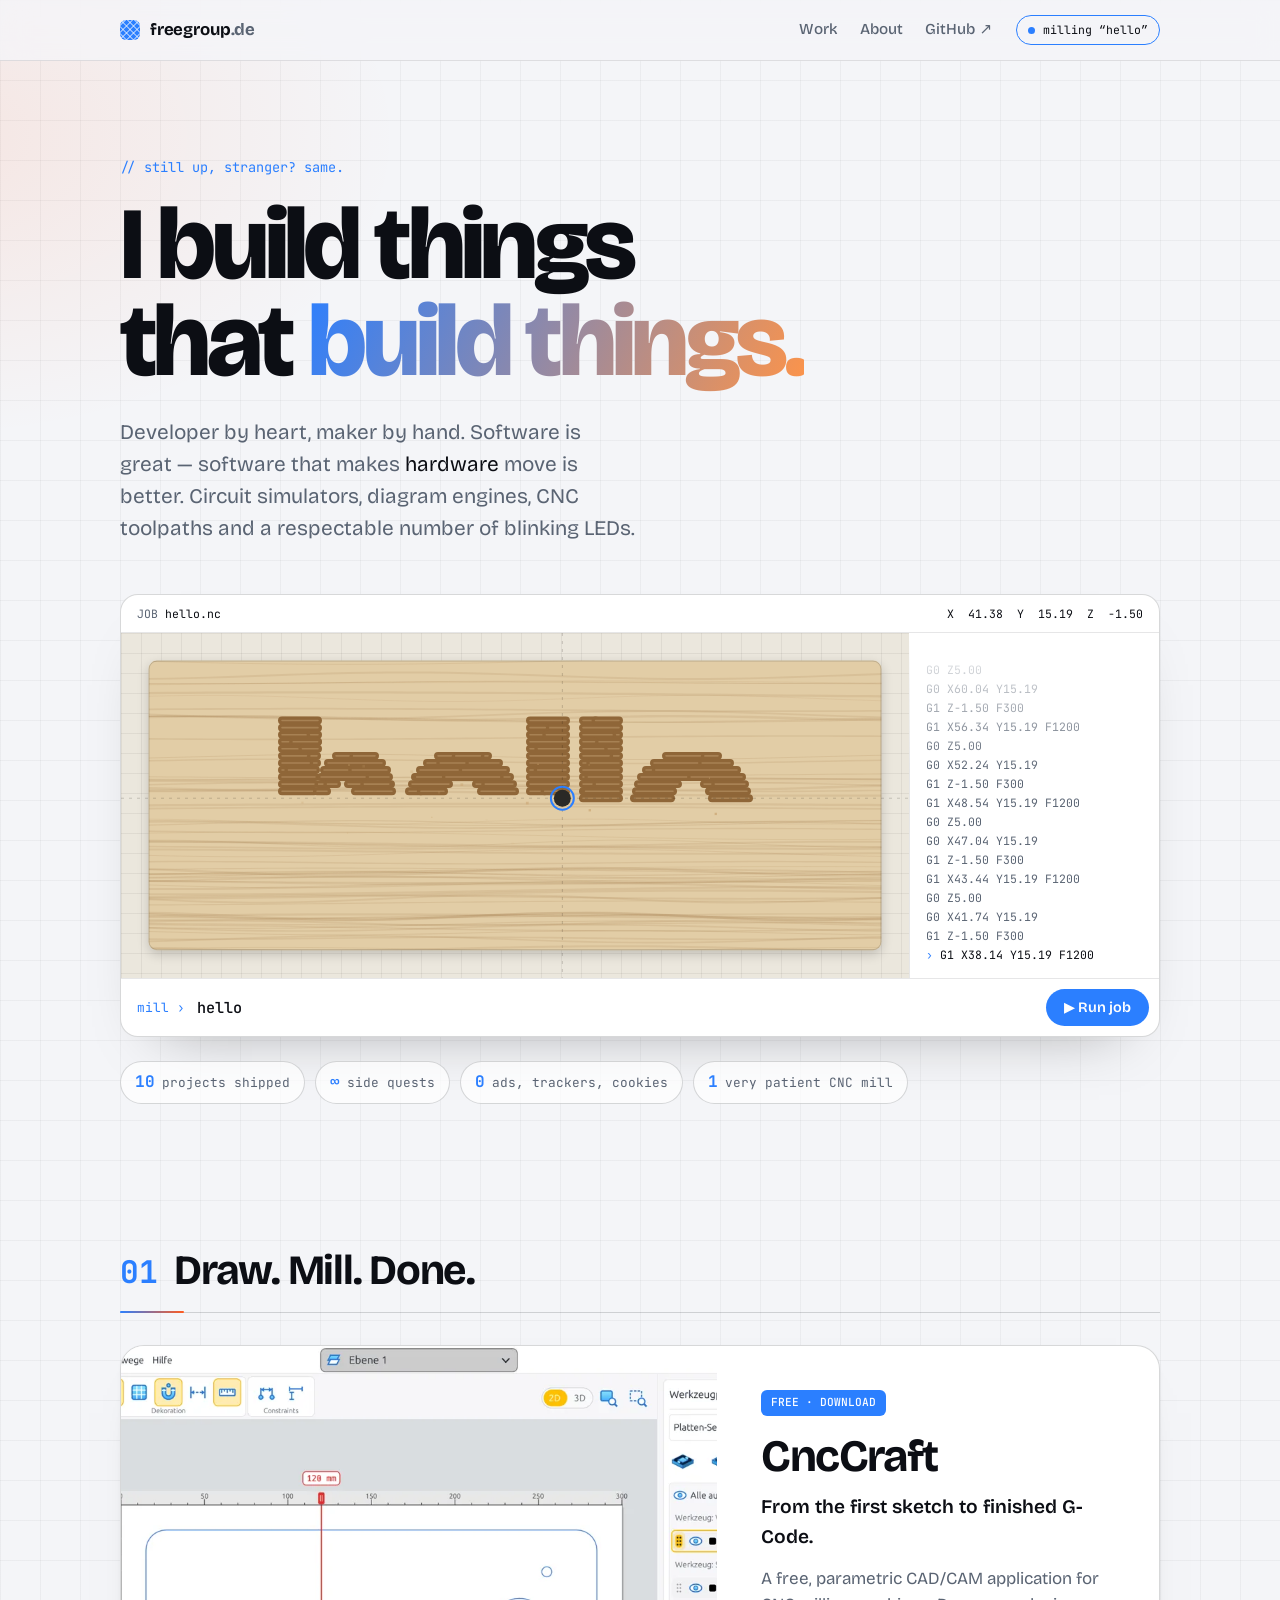
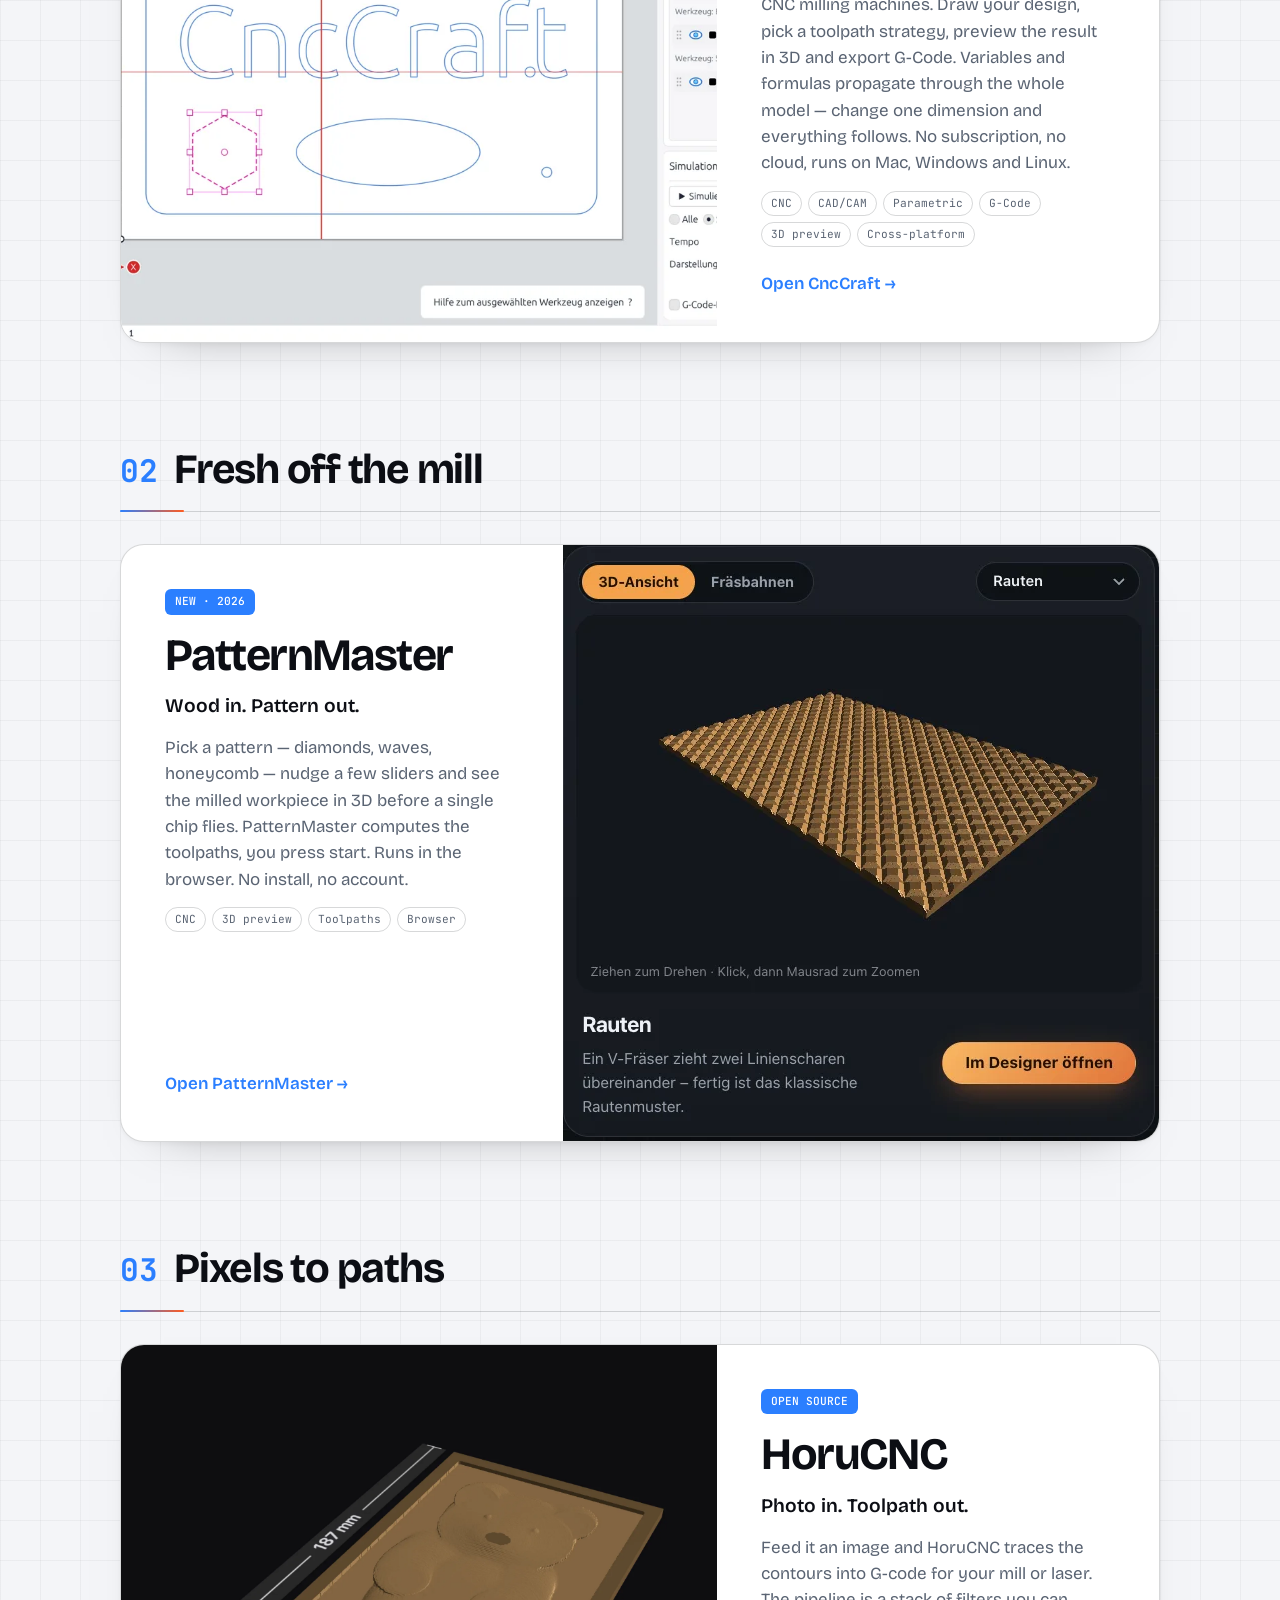
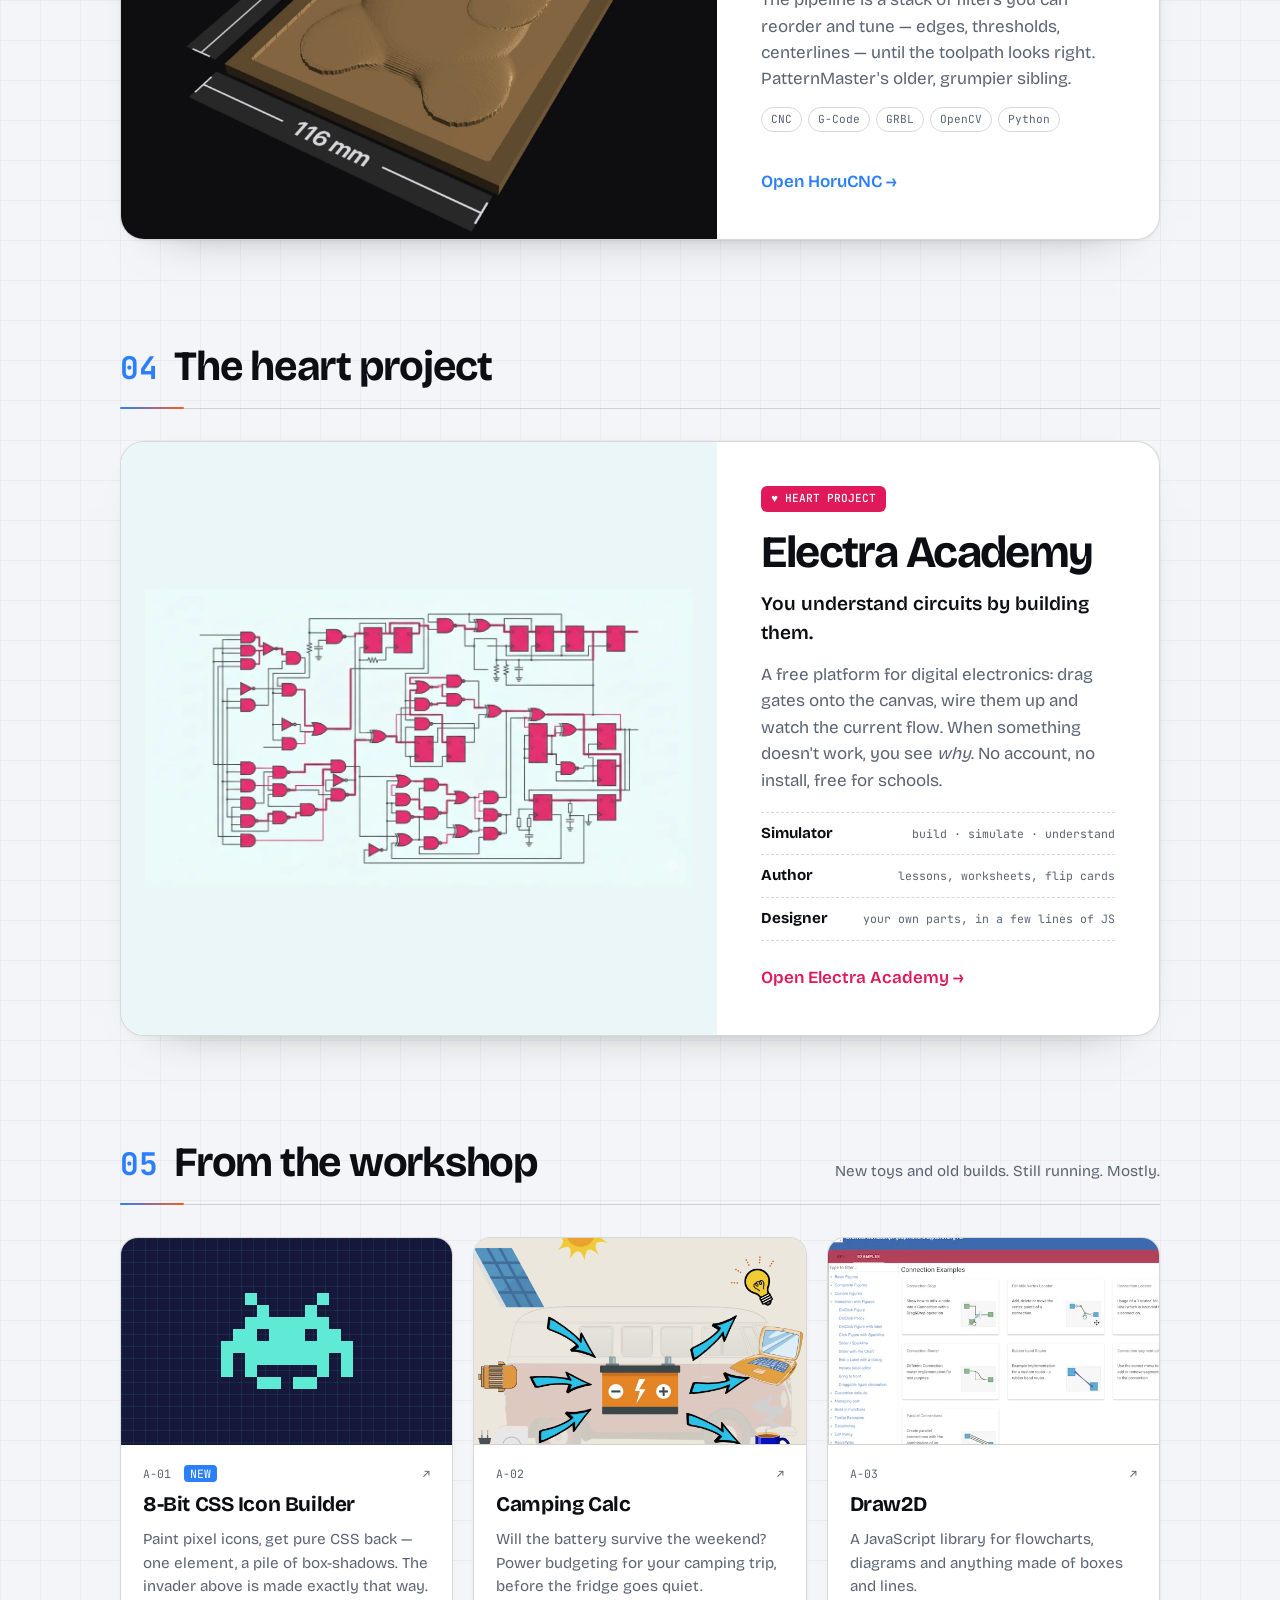
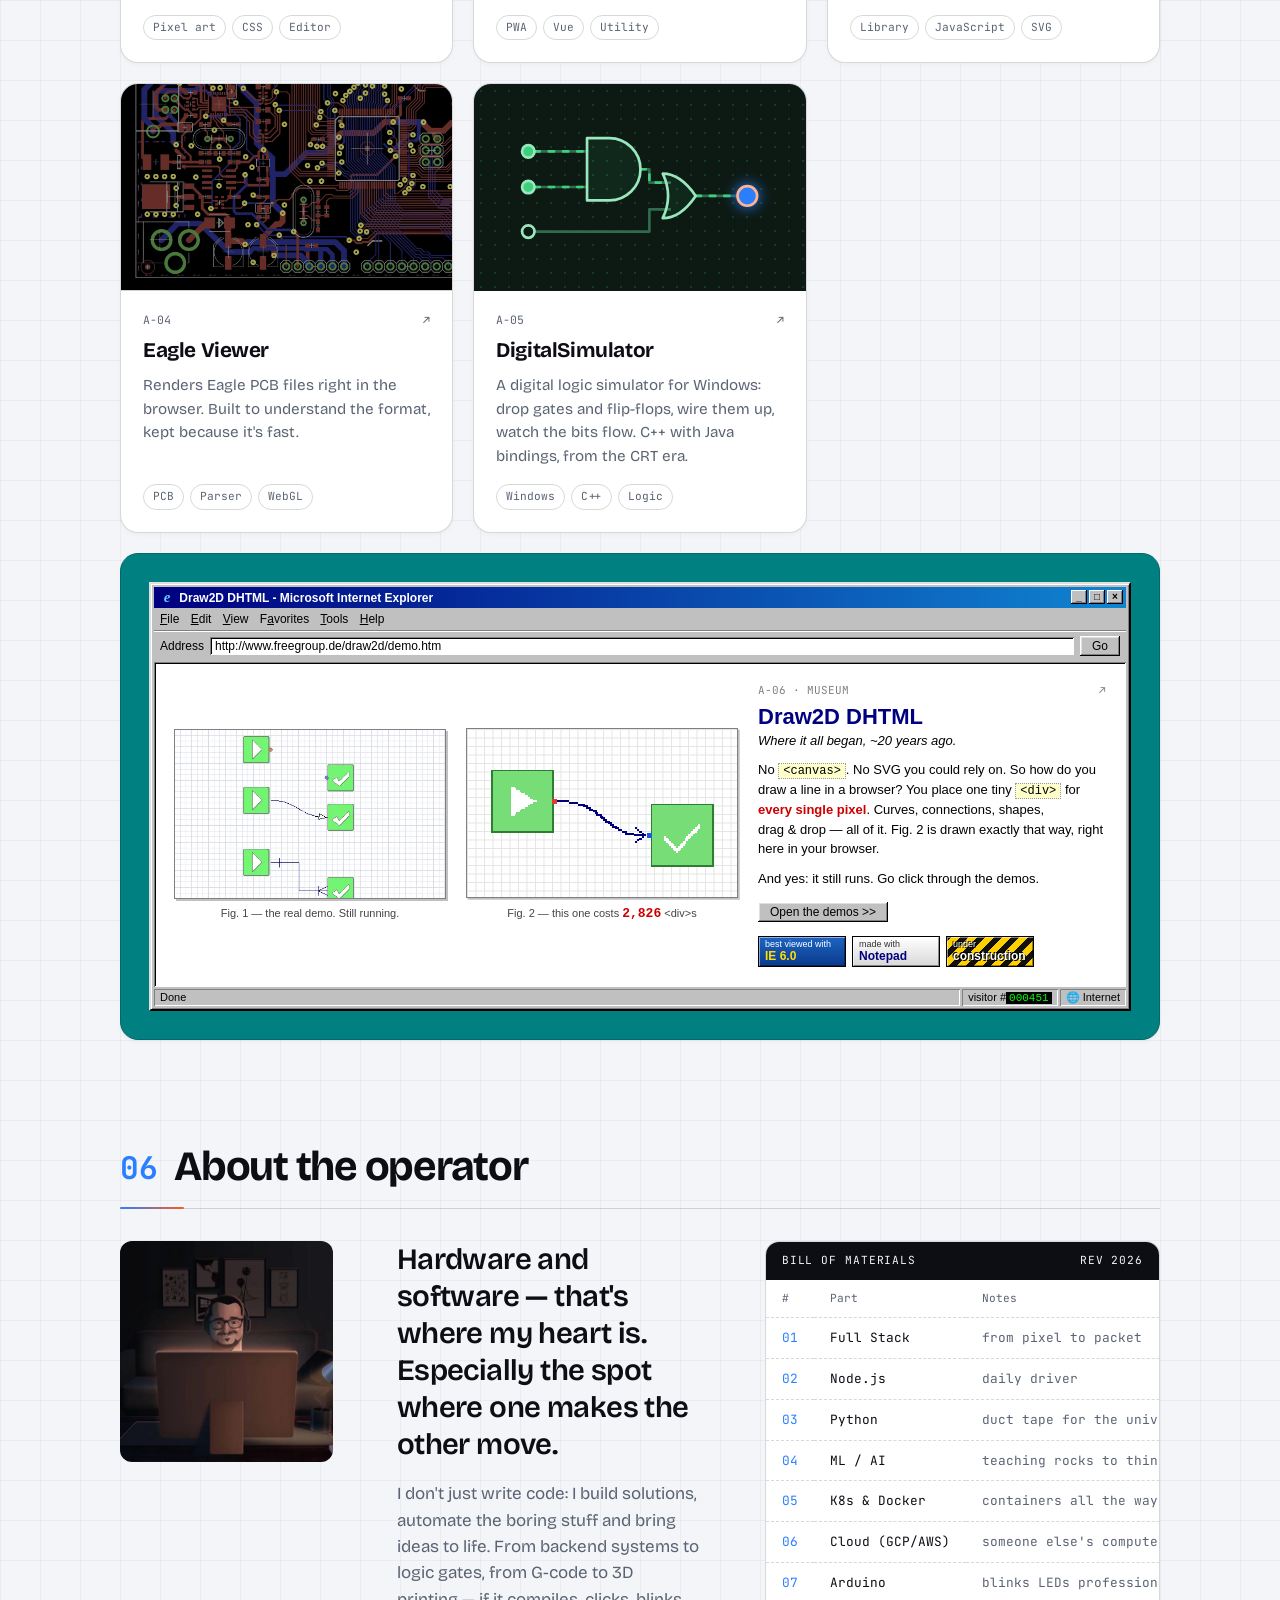
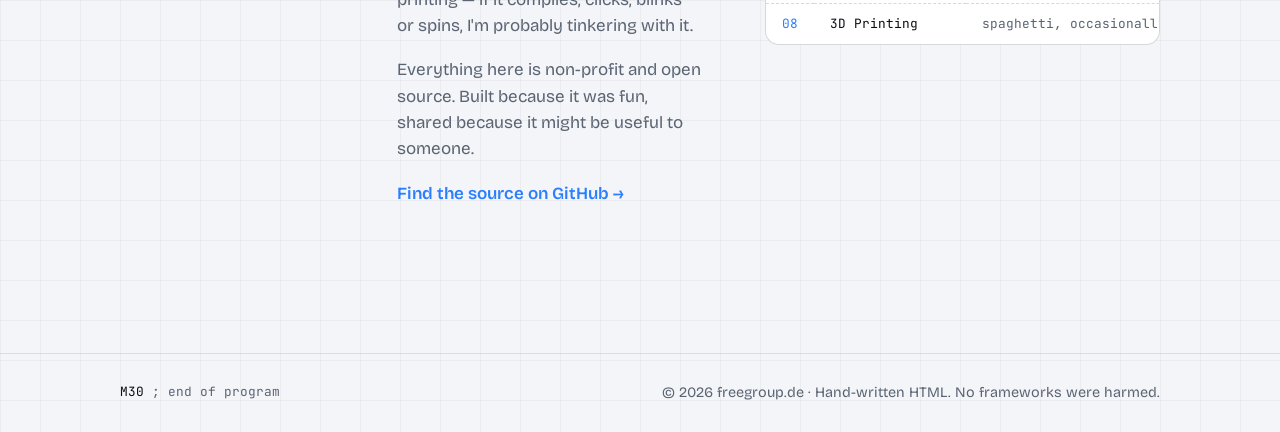
<file: docs/index.html>
<!DOCTYPE html>
<html lang="en">
<head>
    <meta charset="UTF-8">
    <meta name="viewport" content="width=device-width, initial-scale=1.0">
    <title>freegroup.de — things that build things</title>
    <meta name="description" content="freegroup.de — the workshop of a developer by heart. Diagram engines, circuit simulators, CNC toolpaths and other side quests. Non-profit, open source, just for fun.">
    <link rel="canonical" href="https://freegroup.de/">
    <meta name="robots" content="index, follow, max-image-preview:large, max-snippet:-1">
    <meta name="author" content="Andreas Herz">
    <meta name="keywords" content="CNC, CAD/CAM, G-Code, toolpaths, CncCraft, PatternMaster, Electra Academy, circuit simulator, Draw2D, open source, maker">
    <meta name="theme-color" content="#f4f5f8" media="(prefers-color-scheme: light)">
    <meta name="theme-color" content="#0a0b0d" media="(prefers-color-scheme: dark)">

    <meta property="og:type" content="website">
    <meta property="og:url" content="https://freegroup.de/">
    <meta property="og:site_name" content="freegroup.de">
    <meta property="og:locale" content="en_US">
    <meta property="og:title" content="freegroup.de — things that build things">
    <meta property="og:description" content="Diagram engines, circuit simulators, CNC toolpaths. Built for fun, shared for free.">
    <meta property="og:image" content="https://freegroup.de/images/patternmaster.webp">
    <meta property="og:image:width" content="1440">
    <meta property="og:image:height" content="900">
    <meta property="og:image:alt" content="PatternMaster — a 3D preview of a pattern milled into wood">

    <meta name="twitter:card" content="summary_large_image">
    <meta name="twitter:title" content="freegroup.de — things that build things">
    <meta name="twitter:description" content="Diagram engines, circuit simulators, CNC toolpaths. Built for fun, shared for free.">
    <meta name="twitter:image" content="https://freegroup.de/images/patternmaster.webp">
    <meta name="twitter:image:alt" content="PatternMaster — a 3D preview of a pattern milled into wood">

    <link rel="icon" href="data:image/svg+xml,%3Csvg xmlns='http://www.w3.org/2000/svg' viewBox='0 0 32 32'%3E%3Crect width='32' height='32' rx='8' fill='%23ff5b1f'/%3E%3Cpath d='M0 16 16 0M0 32 32 0M16 32 32 16M0 16l16 16M0 0l32 32M16 0l16 16' stroke='%23fff' stroke-opacity='.45' stroke-width='2'/%3E%3C/svg%3E">
    <link rel="preconnect" href="https://fonts.googleapis.com">
    <link rel="preconnect" href="https://fonts.gstatic.com" crossorigin>
    <link href="https://fonts.googleapis.com/css2?family=Bricolage+Grotesque:opsz,wght@12..96,400..800&family=JetBrains+Mono:wght@400;500&display=swap" rel="stylesheet">
    <link rel="stylesheet" href="style.css">
    <script type="application/ld+json">
    {
      "@context": "https://schema.org",
      "@graph": [
        {
          "@type": "WebSite",
          "@id": "https://freegroup.de/#website",
          "url": "https://freegroup.de/",
          "name": "freegroup.de",
          "description": "The workshop of a developer by heart — diagram engines, circuit simulators, CNC toolpaths and other side quests.",
          "inLanguage": "en",
          "publisher": { "@id": "https://freegroup.de/#person" }
        },
        {
          "@type": "Person",
          "@id": "https://freegroup.de/#person",
          "name": "Andreas Herz",
          "url": "https://freegroup.de/",
          "sameAs": ["https://github.com/freegroup"],
          "jobTitle": "Software Developer & Maker"
        },
        {
          "@type": "ItemList",
          "name": "Projects",
          "itemListElement": [
            { "@type": "ListItem", "position": 1, "name": "CncCraft", "description": "Free parametric CAD/CAM application for CNC milling machines.", "url": "https://freegroup.github.io/CncCraft/" },
            { "@type": "ListItem", "position": 2, "name": "PatternMaster", "description": "Browser tool that turns patterns into CNC toolpaths with a 3D preview.", "url": "https://freegroup.github.io/patternmaster/" },
            { "@type": "ListItem", "position": 3, "name": "HoruCNC", "description": "Turns images into G-code contour toolpaths for CNC milling and lasers.", "url": "https://freegroup.github.io/HoruCNC/" },
            { "@type": "ListItem", "position": 4, "name": "Electra Academy", "description": "Free platform for learning digital electronics by building circuits.", "url": "https://electra.academy" },
            { "@type": "ListItem", "position": 5, "name": "Draw2D", "description": "JavaScript library for flowcharts, diagrams and connections.", "url": "https://github.com/freegroup/draw2d" }
          ]
        }
      ]
    }
    </script>
    <script>document.documentElement.classList.add('js');</script>
</head>
<body>

    <header class="topbar">
        <div class="wrap topbar-inner">
            <a href="#top" class="brand"><span class="brand-mark" aria-hidden="true"></span><span>freegroup<span class="dim">.de</span></span></a>
            <nav>
                <a href="#work">Work</a>
                <a href="#about">About</a>
                <a href="https://github.com/freegroup" target="_blank" rel="noopener">GitHub&nbsp;↗</a>
            </nav>
            <span class="spindle mono" id="spindle" data-state="idle"><i></i><span id="spindle-label">spindle idle</span></span>
        </div>
    </header>

    <main id="top" class="wrap">

        <!-- Hero -->
        <section class="hero">
            <p class="eyebrow mono" id="greeting">// hello, stranger.</p>
            <h1>I build things<br>that <span class="hl">build things.</span></h1>
            <p class="lead">
                Developer by heart, maker by hand. Software is great&nbsp;— software that makes <em>hardware</em> move is better.
                Circuit simulators, diagram engines, CNC toolpaths and a respectable number of blinking LEDs.
            </p>

            <div class="machine" id="machine">
                <div class="machine-bar mono">
                    <span><span class="dim">JOB</span> <span id="job-name">hello.nc</span></span>
                    <span id="coords">X   0.00  Y   0.00  Z   5.00</span>
                </div>
                <div class="machine-body">
                    <div class="bed"><canvas id="bed" aria-label="A CNC machine milling text into a wooden plate" role="img"></canvas></div>
                    <pre class="gcode mono" id="gcode" aria-hidden="true"></pre>
                </div>
                <form class="job-form" id="job-form">
                    <label for="job-text" class="mono">mill&nbsp;›</label>
                    <input id="job-text" maxlength="14" value="hello" autocomplete="off" spellcheck="false" placeholder="type something">
                    <button type="submit">▶&nbsp;Run job</button>
                </form>
            </div>

            <ul class="facts mono">
                <li><b>10</b> projects shipped</li>
                <li><b>∞</b> side quests</li>
                <li><b>0</b> ads, trackers, cookies</li>
                <li><b>1</b> very patient CNC mill</li>
            </ul>
        </section>

        <!-- CncCraft -->
        <section id="work" class="section">
            <div class="section-head reveal">
                <span class="idx mono">01</span>
                <h2>Draw. Mill. Done.</h2>
            </div>

            <a class="feature feature--flip reveal" href="https://freegroup.github.io/CncCraft/" target="_blank" rel="noopener">
                <div class="feature-shot">
                    <img src="images/cnccraft.webp" width="1400" height="851" alt="CncCraft parametric CAD/CAM application showing a part design with milling toolpaths">
                </div>
                <div class="feature-text">
                    <span class="badge mono">FREE · DOWNLOAD</span>
                    <h3>CncCraft</h3>
                    <p class="feature-tag">From the first sketch to finished G-Code.</p>
                    <p>
                        A free, parametric CAD/CAM application for CNC milling machines.
                        Draw your design, pick a toolpath strategy, preview the result in 3D and export G-Code.
                        Variables and formulas propagate through the whole model — change one dimension and everything follows.
                        No subscription, no cloud, runs on Mac, Windows and Linux.
                    </p>
                    <ul class="tags mono"><li>CNC</li><li>CAD/CAM</li><li>Parametric</li><li>G-Code</li><li>3D preview</li><li>Cross-platform</li></ul>
                    <span class="cta">Open CncCraft <span aria-hidden="true">→</span></span>
                </div>
            </a>
        </section>

        <!-- PatternMaster -->
        <section class="section">
            <div class="section-head reveal">
                <span class="idx mono">02</span>
                <h2>Fresh off the mill</h2>
            </div>

            <a class="feature reveal" href="https://freegroup.github.io/patternmaster/" target="_blank" rel="noopener">
                <div class="feature-text">
                    <span class="badge mono">NEW · 2026</span>
                    <h3>PatternMaster</h3>
                    <p class="feature-tag">Wood in. Pattern out.</p>
                    <p>
                        Pick a pattern&nbsp;— diamonds, waves, honeycomb&nbsp;— nudge a few sliders and see the milled workpiece
                        in 3D before a single chip flies. PatternMaster computes the toolpaths, you press start.
                        Runs in the browser. No install, no account.
                    </p>
                    <ul class="tags mono"><li>CNC</li><li>3D preview</li><li>Toolpaths</li><li>Browser</li></ul>
                    <span class="cta">Open PatternMaster <span aria-hidden="true">→</span></span>
                </div>
                <div class="feature-shot">
                    <img src="images/patternmaster-viewer.webp" width="596" height="596" alt="PatternMaster showing a 3D preview of a diamond pattern milled into wood">
                </div>
            </a>
        </section>

        <!-- HoruCNC -->
        <section class="section">
            <div class="section-head reveal">
                <span class="idx mono">03</span>
                <h2>Pixels to paths</h2>
            </div>

            <a class="feature feature--flip reveal" href="https://freegroup.github.io/HoruCNC/" target="_blank" rel="noopener">
                <div class="feature-shot">
                    <img src="images/horucnc.webp" width="1766" height="1464" alt="A teddy bear relief milled into a wooden workpiece — HoruCNC's 3D preview" loading="lazy">
                </div>
                <div class="feature-text">
                    <span class="badge mono">OPEN SOURCE</span>
                    <h3>HoruCNC</h3>
                    <p class="feature-tag">Photo in. Toolpath out.</p>
                    <p>
                        Feed it an image and HoruCNC traces the contours into G-code for your mill or laser.
                        The pipeline is a stack of filters you can reorder and tune&nbsp;— edges, thresholds, centerlines&nbsp;—
                        until the toolpath looks right. PatternMaster's older, grumpier sibling.
                    </p>
                    <ul class="tags mono"><li>CNC</li><li>G-Code</li><li>GRBL</li><li>OpenCV</li><li>Python</li></ul>
                    <span class="cta">Open HoruCNC <span aria-hidden="true">→</span></span>
                </div>
            </a>
        </section>

        <!-- Heart project -->
        <section class="section">
            <div class="section-head reveal">
                <span class="idx mono">04</span>
                <h2>The heart project</h2>
            </div>

            <a class="feature feature--heart reveal" href="https://electra.academy" target="_blank" rel="noopener">
                <div class="feature-shot feature-shot--light">
                    <img src="images/electra-academy.webp" width="1200" height="655" alt="A digital circuit with logic gates and flip-flops in Electra Academy">
                </div>
                <div class="feature-text">
                    <span class="badge mono">♥ HEART PROJECT</span>
                    <h3>Electra Academy</h3>
                    <p class="feature-tag">You understand circuits by building them.</p>
                    <p>
                        A free platform for digital electronics: drag gates onto the canvas, wire them up and watch the current flow.
                        When something doesn't work, you see <em>why</em>. No account, no install, free for schools.
                    </p>
                    <ul class="trio">
                        <li><b>Simulator</b><span>build · simulate · understand</span></li>
                        <li><b>Author</b><span>lessons, worksheets, flip cards</span></li>
                        <li><b>Designer</b><span>your own parts, in a few lines of JS</span></li>
                    </ul>
                    <span class="cta">Open Electra Academy <span aria-hidden="true">→</span></span>
                </div>
            </a>
        </section>

        <!-- Archive -->
        <section class="section">
            <div class="section-head reveal">
                <span class="idx mono">05</span>
                <h2>From the workshop</h2>
                <p class="section-sub">New toys and old builds. Still running. Mostly.</p>
            </div>

            <div class="grid">
                <a href="https://freegroup.github.io/8-Bit-CSS-Icon-Builder/" target="_blank" rel="noopener" class="card reveal">
                    <div class="card-img pixel" aria-hidden="true"><span class="invader"></span></div>
                    <div class="card-body">
                        <div class="card-top mono"><span>A-01 <em class="new">NEW</em></span><span class="arrow" aria-hidden="true">↗</span></div>
                        <h3>8-Bit CSS Icon Builder</h3>
                        <p>Paint pixel icons, get pure CSS back&nbsp;— one element, a pile of box-shadows. The invader above is made exactly that way.</p>
                        <ul class="tags mono"><li>Pixel art</li><li>CSS</li><li>Editor</li></ul>
                    </div>
                </a>
                <a href="https://freegroup.github.io/CampingElectricCalculator/#/" target="_blank" rel="noopener" class="card reveal">
                    <div class="card-img"><img src="images/camping-calc.webp" loading="lazy" alt="Camping Calc power-budget calculator"></div>
                    <div class="card-body">
                        <div class="card-top mono"><span>A-02</span><span class="arrow" aria-hidden="true">↗</span></div>
                        <h3>Camping Calc</h3>
                        <p>Will the battery survive the weekend? Power budgeting for your camping trip, before the fridge goes quiet.</p>
                        <ul class="tags mono"><li>PWA</li><li>Vue</li><li>Utility</li></ul>
                    </div>
                </a>

                <a href="https://github.com/freegroup/draw2d" target="_blank" rel="noopener" class="card reveal">
                    <div class="card-img"><img src="images/draw2d.webp" loading="lazy" alt="Draw2D diagram library example"></div>
                    <div class="card-body">
                        <div class="card-top mono"><span>A-03</span><span class="arrow" aria-hidden="true">↗</span></div>
                        <h3>Draw2D</h3>
                        <p>A JavaScript library for flowcharts, diagrams and anything made of boxes and lines.</p>
                        <ul class="tags mono"><li>Library</li><li>JavaScript</li><li>SVG</li></ul>
                    </div>
                </a>

                <a href="https://github.com/freegroup/eagle_viewer" target="_blank" rel="noopener" class="card reveal">
                    <div class="card-img"><img src="images/eagle-viewer.webp" loading="lazy" alt="Eagle Viewer rendering a PCB in the browser"></div>
                    <div class="card-body">
                        <div class="card-top mono"><span>A-04</span><span class="arrow" aria-hidden="true">↗</span></div>
                        <h3>Eagle Viewer</h3>
                        <p>Renders Eagle PCB files right in the browser. Built to understand the format, kept because it's fast.</p>
                        <ul class="tags mono"><li>PCB</li><li>Parser</li><li>WebGL</li></ul>
                    </div>
                </a>

                <a href="https://github.com/freegroup/DigitalSimulator" target="_blank" rel="noopener" class="card reveal">
                    <div class="card-img circuit" aria-hidden="true">
                        <svg viewBox="0 0 320 200" fill="none" stroke-width="3" stroke-linecap="round" stroke-linejoin="round">
                            <path class="wire" d="M41 60H100M41 100H100M41 150H170V125H193M160 80H170V95H193M222 110H269"/>
                            <path class="wire flow" d="M41 60H100M41 100H100M160 80H170V95H193M222 110H269"/>
                            <path class="gate" d="M100 45H125A35 35 0 0 1 125 115H100Z"/>
                            <path class="gate" d="M185 85Q205 85 222 110Q205 135 185 135Q197 110 185 85Z"/>
                            <g class="sw"><circle cx="34" cy="60" r="7"/><circle cx="34" cy="100" r="7"/><circle cx="34" cy="150" r="7"/></g>
                            <circle class="led" cx="280" cy="110" r="11"/>
                        </svg>
                    </div>
                    <div class="card-body">
                        <div class="card-top mono"><span>A-05</span><span class="arrow" aria-hidden="true">↗</span></div>
                        <h3>DigitalSimulator</h3>
                        <p>A digital logic simulator for Windows: drop gates and flip-flops, wire them up, watch the bits flow. C++ with Java bindings, from the CRT era.</p>
                        <ul class="tags mono"><li>Windows</li><li>C++</li><li>Logic</li></ul>
                    </div>
                </a>

                <a href="https://freegroup.github.io/draw2d_dhtml/demo/" target="_blank" rel="noopener" class="card card--wide w98-desk reveal">
                    <div class="w98">
                        <div class="w98-title">
                            <span><span class="w98-ie" aria-hidden="true">e</span> Draw2D DHTML - Microsoft Internet Explorer</span>
                            <span class="w98-btns" aria-hidden="true"><i>_</i><i>□</i><i>×</i></span>
                        </div>
                        <div class="w98-menu" aria-hidden="true"><u>F</u>ile <u>E</u>dit <u>V</u>iew F<u>a</u>vorites <u>T</u>ools <u>H</u>elp</div>
                        <div class="w98-addr" aria-hidden="true">
                            <span>Address</span>
                            <span class="w98-field">http://www.freegroup.de/draw2d/demo.htm</span>
                            <span class="w98-go">Go</span>
                        </div>

                        <div class="w98-page">
                            <figure class="w98-fig">
                                <img src="images/draw2d-dhtml.webp" loading="lazy" width="480" height="300" alt="The original Draw2D DHTML port demo: green figures connected by lines">
                                <figcaption>Fig. 1 &mdash; the real demo. Still running.</figcaption>
                            </figure>
                            <figure class="w98-fig" aria-hidden="true">
                                <div class="w98-paint" id="divpaint"></div>
                                <figcaption>Fig. 2 &mdash; this one costs <b id="divcount">2,826</b> &lt;div&gt;s</figcaption>
                            </figure>

                            <div class="w98-text">
                                <div class="card-top mono"><span>A-06 · MUSEUM</span><span class="arrow" aria-hidden="true">↗</span></div>
                                <h3>Draw2D DHTML</h3>
                                <p class="w98-sub">Where it all began, ~20 years ago.</p>
                                <p>
                                    No <code>&lt;canvas&gt;</code>. No SVG you could rely on. So how do you draw a line in a browser?
                                    You place one tiny <code>&lt;div&gt;</code> for <em>every single pixel</em>. Curves, connections, shapes,
                                    drag&nbsp;&amp;&nbsp;drop&nbsp;— all of it. Fig.&nbsp;2 is drawn exactly that way, right here in your browser.
                                </p>
                                <p>And yes: it still runs. Go click through the demos.</p>
                                <span class="w98-button">Open the demos &gt;&gt;</span>
                                <div class="w98-badges" aria-hidden="true">
                                    <span class="b88 b88-ie">best viewed with<b>IE 6.0</b></span>
                                    <span class="b88 b88-np">made with<b>Notepad</b></span>
                                    <span class="b88 b88-uc">under<b>construction</b></span>
                                </div>
                            </div>
                        </div>

                        <div class="w98-status" aria-hidden="true">
                            <span>Done</span>
                            <span>visitor #<span class="w98-counter">000451</span></span>
                            <span>🌐 Internet</span>
                        </div>
                    </div>
                </a>
            </div>
        </section>

        <!-- About -->
        <section id="about" class="section">
            <div class="section-head reveal">
                <span class="idx mono">06</span>
                <h2>About the operator</h2>
            </div>

            <div class="about-grid">
                <div class="about-portrait reveal">
                    <img src="images/operator.webp" width="987" height="1024" alt="Illustrated portrait of the operator at a desk with monitors and headphones" loading="lazy">
                </div>

                <div class="about-text reveal">
                    <p class="big">Hardware and software&nbsp;— that's where my heart is. Especially the spot where one makes the other move.</p>
                    <p>
                        I don't just write code: I build solutions, automate the boring stuff and bring ideas to life. From backend systems
                        to logic gates, from G-code to 3D printing&nbsp;— if it compiles, clicks, blinks or spins, I'm probably tinkering with it.
                    </p>
                    <p>
                        Everything here is non-profit and open source. Built because it was fun, shared because it might be useful to someone.
                    </p>
                    <p><a class="link" href="https://github.com/freegroup" target="_blank" rel="noopener">Find the source on GitHub →</a></p>
                </div>

                <div class="bom reveal">
                    <div class="bom-head mono"><span>BILL OF MATERIALS</span><span>REV 2026</span></div>
                    <div class="bom-scroll">
                        <table class="mono">
                            <thead><tr><th>#</th><th>Part</th><th>Notes</th></tr></thead>
                            <tbody>
                                <tr><td>01</td><td>Full Stack</td><td>from pixel to packet</td></tr>
                                <tr><td>02</td><td>Node.js</td><td>daily driver</td></tr>
                                <tr><td>03</td><td>Python</td><td>duct tape for the universe</td></tr>
                                <tr><td>04</td><td>ML / AI</td><td>teaching rocks to think</td></tr>
                                <tr><td>05</td><td>K8s &amp; Docker</td><td>containers all the way down</td></tr>
                                <tr><td>06</td><td>Cloud (GCP/AWS)</td><td>someone else's computer</td></tr>
                                <tr><td>07</td><td>Arduino</td><td>blinks LEDs professionally</td></tr>
                                <tr><td>08</td><td>3D Printing</td><td>spaghetti, occasionally parts</td></tr>
                            </tbody>
                        </table>
                    </div>
                </div>
            </div>
        </section>
    </main>

    <footer class="footer">
        <div class="wrap footer-inner">
            <p class="mono">M30 <span class="dim">; end of program</span></p>
            <p>© 2026 freegroup.de · Hand-written HTML. No frameworks were harmed.</p>
        </div>
    </footer>

    <script src="script.js"></script>
</body>
</html>
</file>
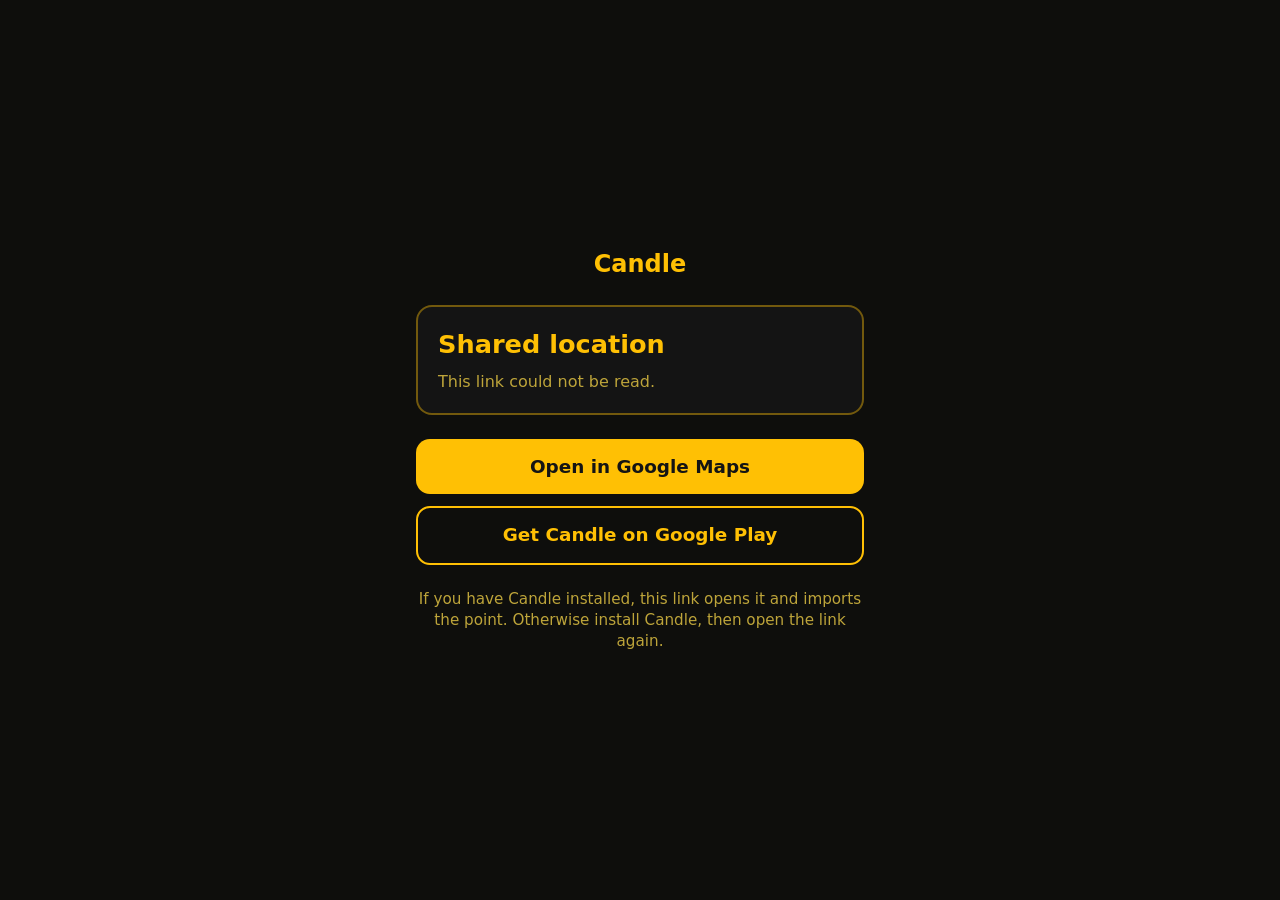
<file: docs/candle/share/index.html>
<!DOCTYPE html>
<html lang="en">
<head>
  <meta charset="UTF-8">
  <meta name="viewport" content="width=device-width, initial-scale=1.0">
  <title>Candle — shared location</title>
  <meta name="robots" content="noindex">
  <style>
    :root { color-scheme: dark; }
    * { box-sizing: border-box; }
    body {
      margin: 0; min-height: 100vh;
      display: flex; flex-direction: column; align-items: center; justify-content: center;
      gap: 1.5rem; padding: 2rem 1.25rem;
      background: #0e0e0c; color: #ffc004;
      font-family: system-ui, -apple-system, Segoe UI, Roboto, sans-serif;
      line-height: 1.4;
    }
    h1 { font-size: 1.5rem; margin: 0; }
    .card {
      width: 100%; max-width: 28rem;
      background: #141414; border: 2px solid rgba(255,192,4,.4); border-radius: 16px;
      padding: 1.25rem 1.25rem;
    }
    .name { font-size: 1.6rem; font-weight: 700; margin: 0 0 .5rem; word-break: break-word; }
    .coords { font-size: 1rem; color: #bda43a; margin: 0; }
    .actions { width: 100%; max-width: 28rem; display: flex; flex-direction: column; gap: .75rem; }
    a.btn {
      display: block; text-align: center; text-decoration: none;
      padding: .9rem 1rem; border-radius: 14px; font-size: 1.15rem; font-weight: 600;
    }
    a.primary { background: #ffc004; color: #141414; }
    a.secondary { background: transparent; color: #ffc004; border: 2px solid #ffc004; }
    p.hint { max-width: 28rem; text-align: center; color: #bda43a; font-size: .95rem; margin: 0; }
    noscript { color: #ffc004; }
  </style>
</head>
<body>
  <h1>Candle</h1>
  <div class="card">
    <p class="name" id="name">Shared location</p>
    <p class="coords" id="coords"></p>
  </div>
  <div class="actions">
    <a class="btn primary" id="maps" href="#" target="_blank" rel="noopener">Open in Google Maps</a>
    <a class="btn secondary" id="play"
       href="https://play.google.com/store/apps/details?id=de.freegroup.candle.app"
       target="_blank" rel="noopener">Get Candle on Google Play</a>
  </div>
  <p class="hint">If you have Candle installed, this link opens it and imports the point.
     Otherwise install Candle, then open the link again.</p>
  <noscript><p class="hint">Enable JavaScript to see the shared location.</p></noscript>
  <script>
    // Decodes the ?d= payload (base64url of the same JSON the app shares) and shows it.
    function base64UrlDecode(s) {
      s = s.replace(/-/g, '+').replace(/_/g, '/');
      while (s.length % 4) s += '=';
      return decodeURIComponent(escape(atob(s)));
    }
    try {
      const d = new URLSearchParams(location.search).get('d');
      const data = JSON.parse(base64UrlDecode(d));
      const item = (data.locations && data.locations[0]) || (data.voicepins && data.voicepins[0]);
      if (item) {
        const label = item.memo && item.memo.length ? item.memo
          : (item.formattedAddress || item.name || 'Shared location');
        document.getElementById('name').textContent = label;
        const lat = item.lat, lon = item.lon;
        if (typeof lat === 'number' && typeof lon === 'number') {
          document.getElementById('coords').textContent = lat.toFixed(6) + ', ' + lon.toFixed(6);
          document.getElementById('maps').href =
            'https://www.google.com/maps/dir/?api=1&destination=' + lat + ',' + lon;
        }
      }
    } catch (e) {
      document.getElementById('coords').textContent = 'This link could not be read.';
    }
  </script>
</body>
</html>
</file>
<file: docs/style.css>
/* ------------------------------------------------------------------
   freegroup.de — "the workshop"
   ------------------------------------------------------------------ */

:root {
    --bg: #f4f5f8;
    --surface: #ffffff;
    --ink: #0c0e14;
    --muted: #5a6473;
    --line: rgba(12, 14, 20, 0.10);
    --line-strong: rgba(12, 14, 20, 0.16);
    --accent: #2b7fff;
    --accent-soft: rgba(43, 127, 255, 0.12);
    --accent-2: #ff5b1f;
    --accent-2-soft: rgba(255, 91, 31, 0.12);
    --ok: #12a150;
    --glow-1: rgba(43, 127, 255, 0.12);
    --glow-2: rgba(255, 91, 31, 0.10);
    --grid: rgba(12, 14, 20, 0.04);

    /* machine */
    --bed: #ebe7dd;
    --bed-grid: rgba(23, 21, 15, 0.06);
    --stock: #e2cda6;
    --grain: rgba(128, 84, 32, 0.10);
    --cut: #8f6638;
    --cut-hi: rgba(255, 226, 180, 0.22);
    --tool: #2a2926;
    --chip: #c9a36e;
    --gantry: rgba(23, 21, 15, 0.18);

    --radius: 18px;
    --font: "Bricolage Grotesque", ui-sans-serif, system-ui, -apple-system, "Segoe UI", sans-serif;
    --mono: "JetBrains Mono", ui-monospace, "SF Mono", Menlo, Consolas, monospace;
    color-scheme: light;
}

@media (prefers-color-scheme: dark) {
    :root {
        --bg: #0a0b0d;
        --surface: #121419;
        --ink: #eef1f6;
        --muted: #949cab;
        --line: rgba(238, 241, 246, 0.09);
        --line-strong: rgba(238, 241, 246, 0.17);
        --accent: #4da3ff;
        --accent-soft: rgba(77, 163, 255, 0.16);
        --accent-2: #ff6a2b;
        --accent-2-soft: rgba(255, 106, 43, 0.14);
        --ok: #35d07f;
        --glow-1: rgba(77, 163, 255, 0.12);
        --glow-2: rgba(255, 106, 43, 0.12);
        --grid: rgba(238, 241, 246, 0.03);

        --bed: #121210;
        --bed-grid: rgba(238, 234, 224, 0.05);
        --stock: #6e5334;
        --grain: rgba(20, 12, 4, 0.22);
        --cut: #2c2014;
        --cut-hi: rgba(255, 190, 120, 0.10);
        --tool: #dcd8ce;
        --chip: #a88257;
        --gantry: rgba(238, 234, 224, 0.16);
        color-scheme: dark;
    }
}

*, *::before, *::after { box-sizing: border-box; }

html { scroll-behavior: smooth; scroll-padding-top: 80px; }

body {
    margin: 0;
    background:
        radial-gradient(1100px 620px at 88% -8%, var(--glow-1), transparent 62%),
        radial-gradient(820px 520px at -6% 2%, var(--glow-2), transparent 58%),
        linear-gradient(var(--grid) 1px, transparent 1px),
        linear-gradient(90deg, var(--grid) 1px, transparent 1px),
        var(--bg);
    background-size: 100% 100%, 100% 100%, 40px 40px, 40px 40px, auto;
    color: var(--ink);
    font-family: var(--font);
    font-size: 17px;
    line-height: 1.55;
    -webkit-font-smoothing: antialiased;
    overflow-x: hidden;
}

img { max-width: 100%; display: block; }
a { color: inherit; }
.mono { font-family: var(--mono); font-size: 0.8rem; letter-spacing: 0; }
.dim { color: var(--muted); }
code { font-family: var(--mono); font-size: 0.85em; background: var(--accent-soft); padding: 0 4px; border-radius: 4px; }

:focus-visible { outline: 2px solid var(--accent); outline-offset: 3px; border-radius: 6px; }

.wrap {
    width: 100%;
    max-width: 1120px;
    margin: 0 auto;
    padding-inline: clamp(16px, 4vw, 40px);
}

/* ---------------- top bar ---------------- */

.topbar {
    position: sticky;
    top: env(safe-area-inset-top, 0px);
    z-index: 50;
    background: color-mix(in srgb, var(--bg) 82%, transparent);
    backdrop-filter: blur(14px) saturate(140%);
    -webkit-backdrop-filter: blur(14px) saturate(140%);
    border-bottom: 1px solid var(--line);
}

.topbar-inner {
    display: flex;
    align-items: center;
    gap: 24px;
    height: 60px;
}

.brand {
    display: inline-flex;
    align-items: center;
    gap: 10px;
    font-weight: 700;
    font-size: 1.05rem;
    text-decoration: none;
    letter-spacing: -0.01em;
}

.brand-mark {
    width: 20px;
    height: 20px;
    border-radius: 6px;
    background:
        repeating-linear-gradient(45deg, transparent 0 4px, rgba(255,255,255,.45) 4px 5px),
        repeating-linear-gradient(-45deg, transparent 0 4px, rgba(255,255,255,.45) 4px 5px),
        var(--accent);
    transition: transform .5s cubic-bezier(.2, .9, .3, 1.4);
}
.brand:hover .brand-mark { transform: rotate(90deg); }

.topbar nav { display: flex; gap: 22px; margin-left: auto; }
.topbar nav a {
    text-decoration: none;
    color: var(--muted);
    font-size: 0.95rem;
    font-weight: 500;
    transition: color .2s;
}
.topbar nav a:hover { color: var(--ink); }

.spindle {
    display: inline-flex;
    align-items: center;
    gap: 8px;
    padding: 5px 11px;
    border: 1px solid var(--line-strong);
    border-radius: 99px;
    color: var(--muted);
    font-size: 0.72rem;
    white-space: nowrap;
}
.spindle i {
    width: 7px; height: 7px; border-radius: 50%;
    background: var(--muted);
    flex: none;
}
.spindle[data-state="run"] { color: var(--ink); border-color: var(--accent); }
.spindle[data-state="run"] i { background: var(--accent); animation: pulse .8s ease-in-out infinite; }
.spindle[data-state="done"] i { background: var(--ok); }

@keyframes pulse {
    50% { box-shadow: 0 0 0 5px var(--accent-soft); }
}

/* ---------------- hero ---------------- */

.hero { padding-block: clamp(48px, 9vw, 96px) 40px; }

.eyebrow { color: var(--accent); margin: 0 0 18px; font-size: 0.85rem; }

h1 {
    font-size: clamp(2.7rem, 8.4vw, 6.4rem);
    line-height: 0.95;
    letter-spacing: -0.045em;
    font-weight: 800;
    margin: 0 0 26px;
    font-variation-settings: "opsz" 96;
}
h1 .hl {
    background: linear-gradient(115deg, var(--accent), #ff9448);
    -webkit-background-clip: text;
    background-clip: text;
    color: transparent;
}
.lead em { font-style: normal; color: var(--ink); }

.lead {
    font-size: clamp(1.08rem, 1.9vw, 1.3rem);
    color: var(--muted);
    max-width: 40ch;
    margin: 0 0 48px;
}

/* machine */

.machine {
    border: 1px solid var(--line-strong);
    border-radius: var(--radius);
    background: var(--surface);
    overflow: hidden;
    box-shadow: 0 30px 60px -40px rgba(0, 0, 0, 0.35);
}

.machine-bar {
    display: flex;
    justify-content: space-between;
    gap: 16px;
    padding: 10px 16px;
    border-bottom: 1px solid var(--line);
    color: var(--ink);
    font-size: 0.72rem;
    white-space: pre;
    overflow: hidden;
}

.machine-body {
    display: grid;
    grid-template-columns: 1fr 250px;
}

.bed {
    position: relative;
    aspect-ratio: 16 / 7;
    background-color: var(--bed);
    background-image:
        linear-gradient(var(--bed-grid) 1px, transparent 1px),
        linear-gradient(90deg, var(--bed-grid) 1px, transparent 1px);
    background-size: 20px 20px;
}
.bed canvas { position: absolute; inset: 0; width: 100%; height: 100%; }

.gcode {
    margin: 0;
    padding: 14px 16px;
    border-left: 1px solid var(--line);
    color: var(--muted);
    font-size: 0.72rem;
    line-height: 1.65;
    overflow: hidden;
    white-space: pre;
    display: flex;
    flex-direction: column;
    justify-content: flex-end;
    min-height: 0;
    mask-image: linear-gradient(to bottom, transparent 0, #000 40%);
    -webkit-mask-image: linear-gradient(to bottom, transparent 0, #000 40%);
}
.gcode .cur { color: var(--ink); }
.gcode .cur::before { content: "› "; color: var(--accent); }

.job-form {
    display: flex;
    align-items: center;
    gap: 12px;
    padding: 10px 10px 10px 16px;
    border-top: 1px solid var(--line);
}
.job-form label { color: var(--accent); }
.job-form input {
    flex: 1;
    min-width: 0;
    font: 500 0.95rem var(--mono);
    color: var(--ink);
    background: transparent;
    border: 0;
    padding: 8px 0;
    outline: none;
}
.job-form input::placeholder { color: var(--muted); }
.job-form button {
    font: 600 0.9rem var(--font);
    color: #fff;
    background: var(--accent);
    border: 0;
    border-radius: 99px;
    padding: 10px 18px;
    cursor: pointer;
    white-space: nowrap;
    transition: transform .15s, filter .2s;
}
.job-form button:hover { filter: brightness(1.08); }
.job-form button:active { transform: scale(0.96); }

.facts {
    list-style: none;
    display: flex;
    flex-wrap: wrap;
    gap: 10px;
    padding: 24px 0 0;
    margin: 0;
    color: var(--muted);
}
.facts li {
    display: inline-flex;
    align-items: baseline;
    gap: 7px;
    padding: 8px 14px;
    border: 1px solid var(--line-strong);
    border-radius: 99px;
    background: color-mix(in srgb, var(--surface) 70%, transparent);
    transition: border-color .25s, color .25s, transform .25s;
}
.facts li:hover { border-color: var(--accent-2); color: var(--ink); transform: translateY(-2px); }
.facts b { color: var(--accent); font-weight: 700; font-size: 1rem; }

/* ---------------- sections ---------------- */

.section { padding-block: clamp(56px, 9vw, 104px) 0; }

.section-head {
    display: flex;
    align-items: baseline;
    flex-wrap: wrap;
    gap: 6px 16px;
    margin-bottom: 32px;
    padding-bottom: 16px;
    border-bottom: 1px solid var(--line-strong);
    position: relative;
}
.section-head::after {
    content: "";
    position: absolute;
    left: 0;
    bottom: -1px;
    width: 64px;
    height: 2px;
    background: linear-gradient(90deg, var(--accent), var(--accent-2));
    border-radius: 2px;
}
.section-head .idx { color: var(--accent); }
.section-head h2 {
    margin: 0;
    font-size: clamp(1.8rem, 4vw, 2.6rem);
    letter-spacing: -0.03em;
    line-height: 1.1;
    font-weight: 700;
}
.section-sub { margin: 0 0 0 auto; color: var(--muted); font-size: 0.95rem; }

.tags {
    list-style: none;
    display: flex;
    flex-wrap: wrap;
    gap: 6px;
    padding: 0;
    margin: 0;
}
.tags li {
    font-size: 0.7rem;
    padding: 3px 9px;
    border: 1px solid var(--line-strong);
    border-radius: 99px;
    color: var(--muted);
}

/* featured */

.feature {
    display: grid;
    grid-template-columns: minmax(0, 1fr) minmax(0, 1.35fr);
    text-decoration: none;
    border: 1px solid var(--line-strong);
    border-radius: 24px;
    background: var(--surface);
    overflow: hidden;
    box-shadow: 0 2px 4px rgba(0, 0, 0, 0.03), 0 24px 50px -44px rgba(0, 0, 0, 0.5);
    transition: transform .4s cubic-bezier(.16, 1, .3, 1), box-shadow .4s, border-color .3s;
}
.feature:hover {
    transform: translateY(-4px);
    border-color: var(--accent);
    box-shadow: 0 30px 60px -30px rgba(255, 91, 31, 0.35);
}

.feature-text {
    padding: clamp(24px, 4vw, 44px);
    display: flex;
    flex-direction: column;
    align-items: flex-start;
    gap: 14px;
}
.feature-text p { margin: 0; color: var(--muted); }
.feature-text h3 {
    margin: 4px 0 0;
    font-size: clamp(2rem, 4vw, 2.8rem);
    letter-spacing: -0.035em;
    line-height: 1;
}
.feature-text .feature-tag { color: var(--ink); font-size: 1.2rem; font-weight: 600; }

.badge {
    background: var(--accent);
    color: #fff;
    padding: 4px 10px;
    border-radius: 6px;
    font-size: 0.7rem;
    font-weight: 500;
}

.cta {
    margin-top: auto;
    padding-top: 10px;
    font-weight: 600;
    color: var(--accent);
}
.cta span { display: inline-block; transition: transform .3s; }
.feature:hover .cta span { transform: translateX(6px); }

.feature-shot {
    background: #0f1115;
    overflow: hidden;
    min-height: 280px;
}
.feature-shot img {
    width: 100%;
    height: 100%;
    object-fit: cover;
    object-position: center;
    transition: transform .8s cubic-bezier(.16, 1, .3, 1);
}
.feature:hover .feature-shot img { transform: scale(1.04); }

/* heart project: Electra's own pink */

.feature--heart {
    --heart: #e0195a;
    grid-template-columns: minmax(0, 1.35fr) minmax(0, 1fr);
}
.feature--heart:hover { border-color: var(--heart); box-shadow: 0 30px 60px -30px rgba(224, 25, 90, 0.35); }
.feature--heart .badge { background: var(--heart); }
.feature--heart .cta { color: var(--heart); }
.feature-shot--light { background: #eaf6f8; display: grid; place-items: center; }
.feature-shot--light img { object-fit: contain; padding: 4%; }

/* flip layout: image left, text right */

.feature--flip {
    grid-template-columns: minmax(0, 1.35fr) minmax(0, 1fr);
}

.trio {
    list-style: none;
    padding: 0;
    margin: 4px 0 0;
    width: 100%;
    border-top: 1px dashed var(--line-strong);
}
.trio li {
    display: flex;
    flex-wrap: wrap;
    justify-content: space-between;
    gap: 2px 12px;
    padding: 9px 0;
    border-bottom: 1px dashed var(--line-strong);
    font-size: 0.95rem;
}
.trio span { font-family: var(--mono); font-size: 0.72rem; color: var(--muted); align-self: center; }

/* cards */

.grid {
    display: grid;
    grid-template-columns: repeat(auto-fill, minmax(min(100%, 300px), 1fr));
    gap: 20px;
}

.card {
    display: flex;
    flex-direction: column;
    text-decoration: none;
    background: var(--surface);
    border: 1px solid var(--line-strong);
    border-radius: var(--radius);
    overflow: hidden;
    box-shadow: 0 2px 4px rgba(0, 0, 0, 0.03);
    transition: transform .35s cubic-bezier(.16, 1, .3, 1), box-shadow .35s, border-color .25s;
}
.card:hover { transform: translateY(-4px); border-color: var(--accent); box-shadow: 0 26px 48px -36px rgba(255, 91, 31, 0.4); }

.card-img {
    aspect-ratio: 16 / 10;
    overflow: hidden;
    border-bottom: 1px solid var(--line);
    background: var(--bed);
}
.card-img img {
    width: 100%;
    height: 100%;
    object-fit: cover;
    filter: saturate(0.75);
    transition: transform .6s cubic-bezier(.16, 1, .3, 1), filter .4s;
}
.card:hover .card-img img { transform: scale(1.05); filter: saturate(1); }

.card-body {
    padding: 20px 22px 22px;
    display: flex;
    flex-direction: column;
    gap: 10px;
    flex: 1;
}
.card-top { display: flex; justify-content: space-between; color: var(--muted); font-size: 0.72rem; }
.card-top .arrow { transition: transform .3s, color .3s; }
.card:hover .card-top .arrow { transform: translate(3px, -3px); color: var(--accent); }
.card-top .new { font-style: normal; color: #fff; background: var(--accent); padding: 1px 6px; border-radius: 4px; margin-left: 6px; }

.card h3 { margin: 0; font-size: 1.3rem; letter-spacing: -0.02em; line-height: 1.2; }
.card p { margin: 0 0 6px; color: var(--muted); font-size: 0.95rem; flex: 1; }

/* cover: 8-bit invader, drawn with box-shadow like the tool itself does */

.card-img.pixel {
    display: grid;
    place-items: center;
    background: #15183a;
    background-image:
        linear-gradient(rgba(94, 234, 212, .08) 1px, transparent 1px),
        linear-gradient(90deg, rgba(94, 234, 212, .08) 1px, transparent 1px);
    background-size: 12px 12px;
}
.invader {
    font-size: clamp(8px, 2.4vw, 12px);
    width: 11em;
    height: 8em;
    position: relative;
    color: #5eead4;
}
.invader::before {
    content: "";
    position: absolute;
    top: 0; left: 0;
    width: 1em; height: 1em;
    box-shadow: 2em 0em, 8em 0em, 3em 1em, 7em 1em, 2em 2em, 3em 2em, 4em 2em, 5em 2em, 6em 2em, 7em 2em, 8em 2em, 1em 3em, 2em 3em, 4em 3em, 5em 3em, 6em 3em, 8em 3em, 9em 3em, 0em 4em, 1em 4em, 2em 4em, 3em 4em, 4em 4em, 5em 4em, 6em 4em, 7em 4em, 8em 4em, 9em 4em, 10em 4em, 0em 5em, 2em 5em, 3em 5em, 4em 5em, 5em 5em, 6em 5em, 7em 5em, 8em 5em, 10em 5em, 0em 6em, 2em 6em, 8em 6em, 10em 6em, 3em 7em, 4em 7em, 6em 7em, 7em 7em;
    animation: invade 1s steps(1) infinite;
}
.card:hover .invader { color: var(--accent); }

@keyframes invade {
    50% {
        box-shadow: 2em 0em, 8em 0em, 0em 1em, 3em 1em, 7em 1em, 10em 1em, 0em 2em, 2em 2em, 3em 2em, 4em 2em, 5em 2em, 6em 2em, 7em 2em, 8em 2em, 10em 2em, 0em 3em, 1em 3em, 2em 3em, 4em 3em, 5em 3em, 6em 3em, 8em 3em, 9em 3em, 10em 3em, 0em 4em, 1em 4em, 2em 4em, 3em 4em, 4em 4em, 5em 4em, 6em 4em, 7em 4em, 8em 4em, 9em 4em, 10em 4em, 1em 5em, 2em 5em, 3em 5em, 4em 5em, 5em 5em, 6em 5em, 7em 5em, 8em 5em, 9em 5em, 2em 6em, 8em 6em, 1em 7em, 9em 7em;
    }
}

/* cover: logic circuit */

.card-img.circuit {
    display: grid;
    place-items: center;
    background: #0d1a14;
    background-image: radial-gradient(rgba(60, 207, 126, .18) 1px, transparent 1px);
    background-size: 14px 14px;
}
.card-img.circuit svg { width: 86%; height: auto; }
.circuit .wire { stroke: #2f6b4d; }
.circuit .wire.flow { stroke: #3ccf7e; stroke-dasharray: 6 10; animation: flow 1.2s linear infinite; }
.circuit .gate { stroke: #9be7bd; fill: rgba(60, 207, 126, .08); }
.circuit .sw circle { stroke: #9be7bd; fill: #0d1a14; }
.circuit .sw circle:nth-child(-n+2) { fill: #3ccf7e; }
.circuit .led { fill: var(--accent); stroke: #ffb38f; filter: drop-shadow(0 0 8px var(--accent)); animation: led 2.4s ease-in-out infinite; }

@keyframes flow { to { stroke-dashoffset: -32; } }
@keyframes led { 50% { opacity: .55; } }

/* ---------------- Draw2D DHTML: a trip to 2006 ---------------- */

.card--wide { grid-column: 1 / -1; }

.w98-desk {
    background: #008080;
    border-color: #006a6a;
    padding: clamp(10px, 2.5vw, 28px);
}
.w98-desk:hover { border-color: #006a6a; }

.w98 {
    background: #c0c0c0;
    color: #000;
    font: 12px Tahoma, Verdana, "Segoe UI", sans-serif;
    border: 2px solid;
    border-color: #dfdfdf #000 #000 #dfdfdf;
    box-shadow: inset 1px 1px 0 #fff, inset -1px -1px 0 #808080;
    padding: 3px;
    transition: transform .4s cubic-bezier(.16, 1, .3, 1);
}
.w98-desk:hover .w98 { transform: translateY(-2px); }

.w98-title {
    display: flex;
    justify-content: space-between;
    align-items: center;
    gap: 8px;
    padding: 3px 3px 3px 6px;
    background: linear-gradient(90deg, #000080, #1084d0);
    color: #fff;
    font-weight: bold;
    white-space: nowrap;
    overflow: hidden;
}
.w98-title > span:first-child { overflow: hidden; text-overflow: ellipsis; }
.w98-ie {
    display: inline-block;
    width: 14px;
    text-align: center;
    color: #6cf;
    font: italic bold 15px/1 Georgia, serif;
    margin-right: 2px;
}
.w98-btns { display: flex; gap: 2px; flex: none; }
.w98-btns i {
    width: 16px; height: 14px;
    display: grid; place-items: center;
    background: #c0c0c0;
    color: #000;
    font: bold 10px/1 Tahoma, sans-serif;
    font-style: normal;
    box-shadow: inset -1px -1px 0 #000, inset 1px 1px 0 #fff, inset -2px -2px 0 #808080;
}

.w98-menu { padding: 4px 6px; word-spacing: 8px; border-bottom: 1px solid #808080; }

.w98-addr {
    display: flex;
    align-items: center;
    gap: 6px;
    padding: 4px 6px;
    border-top: 1px solid #fff;
}
.w98-field {
    flex: 1;
    min-width: 0;
    background: #fff;
    padding: 2px 5px;
    white-space: nowrap;
    overflow: hidden;
    text-overflow: ellipsis;
    box-shadow: inset 1px 1px 0 #808080, inset -1px -1px 0 #fff, inset 2px 2px 0 #000;
}
.w98-go, .w98-button {
    display: inline-block;
    padding: 3px 12px;
    background: #c0c0c0;
    color: #000;
    box-shadow: inset -1px -1px 0 #000, inset 1px 1px 0 #fff, inset -2px -2px 0 #808080, inset 2px 2px 0 #dfdfdf;
}
.w98-desk:active .w98-button {
    box-shadow: inset 1px 1px 0 #000, inset -1px -1px 0 #fff, inset 2px 2px 0 #808080;
    padding: 4px 11px 2px 13px;
}

.w98-page {
    display: grid;
    grid-template-columns: auto auto minmax(0, 1fr);
    gap: 20px;
    align-items: center;
    background: #fff;
    margin: 2px 0;
    padding: 20px;
    box-shadow: inset 1px 1px 0 #808080, inset -1px -1px 0 #fff, inset 2px 2px 0 #000;
}

.w98-fig { margin: 0; text-align: center; }
.w98-fig img, .w98-paint {
    width: 320px;
    height: 200px;
    max-width: 100%;
    border: 1px solid #808080;
    box-shadow: 2px 2px 0 #c0c0c0;
}
.w98-fig img { object-fit: cover; background: #fff; margin: 0 auto; }
@media (min-width: 1141px) {
    .w98-fig img { width: 272px; height: 170px; }
    .w98-paint { zoom: 0.85; }
}
.w98-paint {
    position: relative;
    margin: 0 auto;
    background-color: #fff;
    background-image:
        linear-gradient(#e4e4e4 1px, transparent 1px),
        linear-gradient(90deg, #e4e4e4 1px, transparent 1px);
    background-size: 10px 10px;
    overflow: hidden;
}
/* the "pixels" — yes, each one is a div */
.w98-paint div { position: absolute; width: 2.4px; height: 2.4px; } /* slight overlap: no seams when zoomed */
.w98-fig figcaption { margin-top: 8px; font: 11px Verdana, sans-serif; color: #444; }
.w98-fig b { color: #c00; font-family: "Courier New", monospace; font-size: 13px; }

.w98-text { font: 13px/1.5 Verdana, Geneva, sans-serif; color: #000; }
.w98-text .card-top { color: #808080; font-size: 11px; margin-bottom: 6px; }
.w98-desk:hover .w98-text .arrow { color: #00c; }
.w98-text h3 {
    margin: 0;
    font: bold 22px/1.2 "Trebuchet MS", Tahoma, sans-serif;
    color: #000080;
    letter-spacing: 0;
}
.w98-sub { margin: 2px 0 10px; color: #808080; font-style: italic; }
.w98-text p { margin: 0 0 10px; font-size: 13px; color: #000; }
.w98-text code { background: #ffffcc; border: 1px dotted #999; border-radius: 0; font-family: "Courier New", monospace; font-size: 12px; }
.w98-text em { font-style: normal; color: #c00; font-weight: bold; }

.w98-button { margin: 4px 0 14px; font: 12px Tahoma, sans-serif; }

.w98-badges { display: flex; flex-wrap: wrap; gap: 6px; }
.b88 {
    width: 88px; height: 31px;
    display: flex; flex-direction: column; justify-content: center;
    padding: 0 6px;
    font: 9px/1.1 Verdana, sans-serif;
    border: 1px solid #000;
    box-shadow: inset 1px 1px 0 rgba(255,255,255,.5), inset -1px -1px 0 rgba(0,0,0,.4);
}
.b88 b { font: bold 12px/1.1 "Arial Black", Arial, sans-serif; }
.b88-ie { background: linear-gradient(#1d64c4, #0a3a8a); color: #fff; }
.b88-ie b { color: #ffde00; }
.b88-np { background: linear-gradient(#fff, #d8d8d8); color: #333; }
.b88-np b { color: #000080; }
.b88-uc { background: repeating-linear-gradient(-45deg, #ffd000 0 6px, #111 6px 12px); color: #fff; }
.b88-uc > * , .b88-uc { text-shadow: 1px 1px 0 #000, -1px -1px 0 #000; }
.b88-uc b { animation: blink 1s steps(1) infinite; }
@keyframes blink { 50% { opacity: 0; } }

.w98-status {
    display: flex;
    gap: 2px;
    font-size: 11px;
}
.w98-status > span {
    padding: 2px 6px;
    box-shadow: inset 1px 1px 0 #808080, inset -1px -1px 0 #fff;
    white-space: nowrap;
}
.w98-status > span:first-child { flex: 1; }
.w98-counter { font-family: "Courier New", monospace; background: #000; color: #0f0; padding: 0 3px; }

@media (max-width: 1140px) {
    .w98-page { grid-template-columns: auto auto; justify-content: center; }
    .w98-text { grid-column: 1 / -1; }
}

@media (max-width: 760px) {
    .w98-page { grid-template-columns: minmax(0, 1fr); padding: 14px; }
    .w98-menu { word-spacing: 4px; }
    .w98-status > span:nth-child(2) { display: none; }
}

/* about */

.about-grid {
    display: grid;
    grid-template-columns: minmax(0, 0.7fr) minmax(0, 1fr) minmax(0, 1.3fr);
    gap: clamp(24px, 5vw, 64px);
    align-items: start;
}
.about-portrait img {
    width: 100%;
    height: auto;
    border-radius: 12px;
    display: block;
}
.about-text p { color: var(--muted); margin: 0 0 18px; }
.about-text .big {
    color: var(--ink);
    font-size: clamp(1.4rem, 2.6vw, 1.85rem);
    line-height: 1.25;
    letter-spacing: -0.02em;
    font-weight: 600;
}
.link { color: var(--accent); font-weight: 600; text-decoration: none; }
.link:hover { text-decoration: underline; text-underline-offset: 4px; }

.bom {
    border: 1px solid var(--line-strong);
    border-radius: 14px;
    background: var(--surface);
    overflow: hidden;
}
.bom-head {
    display: flex;
    justify-content: space-between;
    padding: 10px 16px;
    background: var(--ink);
    color: var(--bg);
    font-size: 0.7rem;
    letter-spacing: 0.08em;
}
.bom-scroll { overflow-x: auto; }
.bom table { width: 100%; border-collapse: collapse; font-size: 0.8rem; }
.bom th, .bom td { text-align: left; padding: 10px 16px; border-bottom: 1px dashed var(--line-strong); white-space: nowrap; }
.bom th { color: var(--muted); font-weight: 400; font-size: 0.7rem; }
.bom td:first-child { color: var(--accent); width: 1%; }
.bom td:last-child { color: var(--muted); }
.bom tr:last-child td { border-bottom: 0; }
.bom tbody tr { transition: background .2s; }
.bom tbody tr:hover { background: var(--accent-soft); }

/* footer */

.footer {
    margin-top: clamp(72px, 10vw, 128px);
    border-top: 1px solid var(--line);
    color: var(--muted);
    font-size: 0.9rem;
}
.footer-inner {
    display: flex;
    flex-wrap: wrap;
    justify-content: space-between;
    gap: 8px 24px;
    padding-block: 28px;
}
.footer p { margin: 0; }
.footer .mono { color: var(--ink); }

/* reveal (only when JS is running) */

.js .reveal {
    opacity: 0;
    transform: translateY(24px);
    transition: opacity .7s ease, transform .8s cubic-bezier(.16, 1, .3, 1);
}
.js .reveal.in { opacity: 1; transform: none; }

/* ---------------- bold section numerals ---------------- */

.section-head .idx {
    font-size: clamp(1.25rem, 2.6vw, 1.95rem);
    font-weight: 700;
    color: var(--accent);
    align-self: center;
    letter-spacing: 0;
}

/* ---------------- animated gradient border on hover ---------------- */

.feature, .card { position: relative; }
.feature > *, .card-body, .card-img { position: relative; z-index: 2; }
.feature::before,
.card:not(.w98-desk)::before {
    content: "";
    position: absolute;
    inset: 0;
    border-radius: inherit;
    padding: 1.5px;
    background: linear-gradient(135deg, var(--accent), transparent 42%);
    -webkit-mask: linear-gradient(#000 0 0) content-box, linear-gradient(#000 0 0);
            mask: linear-gradient(#000 0 0) content-box, linear-gradient(#000 0 0);
    -webkit-mask-composite: xor;
            mask-composite: exclude;
    opacity: 0;
    transition: opacity .4s;
    pointer-events: none;
    z-index: 1;
}
.feature:hover::before,
.card:not(.w98-desk):hover::before { opacity: .75; }
.feature--heart::before { background: linear-gradient(135deg, var(--heart), transparent 42%); }

/* ---------------- zoomable images + lightbox ---------------- */

.zoomable { cursor: zoom-in; }
.zoomable img { cursor: zoom-in; }
.zoomable::after {
    content: "⤢";
    position: absolute;
    top: 10px;
    right: 10px;
    width: 30px;
    height: 30px;
    display: grid;
    place-items: center;
    font-size: 15px;
    line-height: 1;
    color: #fff;
    background: rgba(12, 12, 10, 0.55);
    backdrop-filter: blur(6px);
    -webkit-backdrop-filter: blur(6px);
    border: 1px solid rgba(255, 255, 255, 0.28);
    border-radius: 9px;
    opacity: 0;
    transform: translateY(-4px);
    transition: opacity .25s, transform .25s;
    pointer-events: none;
    z-index: 3;
}
.zoomable:hover::after,
.feature:hover .zoomable::after,
.card:hover .zoomable::after { opacity: 1; transform: none; }
@media (hover: none) { .zoomable::after { opacity: .85; transform: none; } }

.lightbox {
    position: fixed;
    inset: 0;
    z-index: 100;
    display: grid;
    place-items: center;
    padding: clamp(16px, 5vw, 56px);
    background: rgba(8, 8, 6, 0.82);
    backdrop-filter: blur(10px) saturate(120%);
    -webkit-backdrop-filter: blur(10px) saturate(120%);
    opacity: 0;
    visibility: hidden;
    transition: opacity .3s ease, visibility .3s;
}
.lightbox.open { opacity: 1; visibility: visible; }
.lightbox img {
    max-width: 100%;
    max-height: 100%;
    width: auto;
    height: auto;
    border-radius: 10px;
    box-shadow: 0 40px 120px -30px rgba(0, 0, 0, 0.8);
    transform: scale(.96);
    transition: transform .3s cubic-bezier(.16, 1, .3, 1);
}
.lightbox.open img { transform: none; }
.lightbox-close {
    position: absolute;
    top: 18px;
    right: 18px;
    width: 44px;
    height: 44px;
    border-radius: 12px;
    display: grid;
    place-items: center;
    background: rgba(255, 255, 255, 0.1);
    color: #fff;
    border: 1px solid rgba(255, 255, 255, 0.25);
    font-size: 24px;
    line-height: 1;
    cursor: pointer;
    transition: background .2s, transform .15s;
}
.lightbox-close:hover { background: rgba(255, 255, 255, 0.2); }
.lightbox-close:active { transform: scale(.94); }

/* ---------------- responsive ---------------- */

@media (max-width: 860px) {
    .machine-body { grid-template-columns: minmax(0, 1fr); }
    .bed { aspect-ratio: 16 / 9; }
    .gcode { border-left: 0; border-top: 1px solid var(--line); height: 7.6em; padding-block: 8px; }
    .feature, .feature--heart { grid-template-columns: minmax(0, 1fr); }
    .feature-shot { order: -1; min-height: 0; aspect-ratio: 16 / 9; }
    .about-grid { grid-template-columns: 1fr 1fr; }
    .about-portrait { grid-column: 1 / -1; max-width: 260px; }
    .section-sub { margin-left: 0; width: 100%; }
}

@media (max-width: 560px) {
    .topbar-inner { gap: 14px; }
    .topbar nav { gap: 12px; }
    .topbar nav a { font-size: 0.88rem; }
    #spindle-label { display: none; }
    .spindle { padding: 7px; }
    .bed { aspect-ratio: 4 / 3; }
    .machine-bar #coords { display: none; }
    .bom td:last-child { white-space: normal; }
}

@media (prefers-reduced-motion: reduce) {
    html { scroll-behavior: auto; }
    *, *::before, *::after { animation: none !important; transition: none !important; }
    .js .reveal { opacity: 1; transform: none; }
}
</file>
